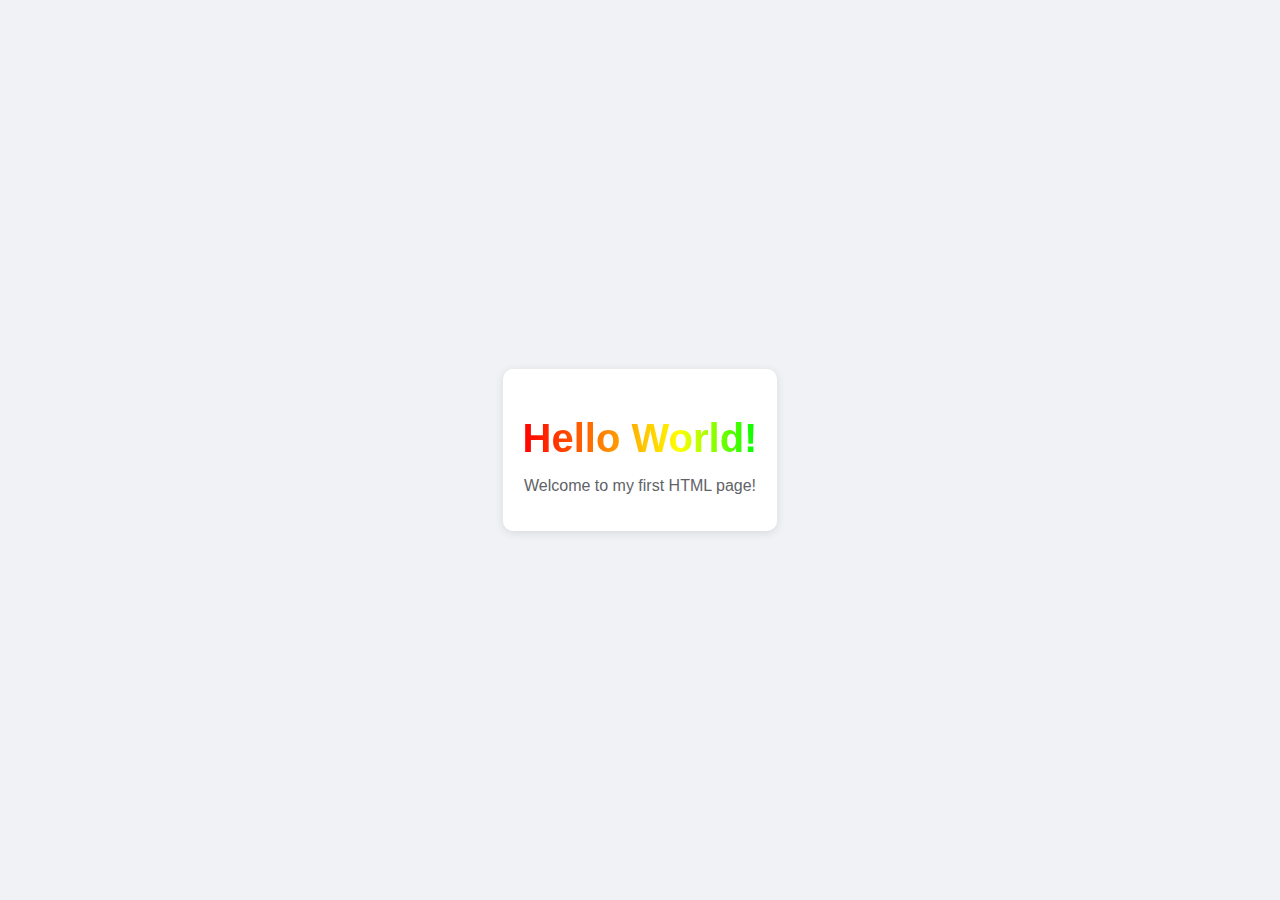
<file: index.html>
<!DOCTYPE html>
<html lang="en">
<head>
    <meta charset="UTF-8">
    <meta name="viewport" content="width=device-width, initial-scale=1.0">
    <title>Hello World</title>
    <style>
        body {
            font-family: Arial, sans-serif;
            display: flex;
            justify-content: center;
            align-items: center;
            height: 100vh;
            margin: 0;
            background-color: #f0f2f5;
        }
        .container {
            text-align: center;
            padding: 20px;
            background-color: white;
            border-radius: 10px;
            box-shadow: 0 2px 10px rgba(0,0,0,0.1);
        }
        h1 {
            background: linear-gradient(
                to right,
                #ff0000,
                #ff7f00,
                #ffff00,
                #00ff00,
                #0000ff,
                #4b0082,
                #8f00ff
            );
            -webkit-background-clip: text;
            background-clip: text;
            color: transparent;
            animation: rainbow-text 5s linear infinite;
            background-size: 200% auto;
            font-size: 2.5em;
            margin-bottom: 10px;
        }
        @keyframes rainbow-text {
            0% {
                background-position: 0% center;
            }
            100% {
                background-position: 200% center;
            }
        }
        p {
            color: #5f6368;
        }
    </style>
</head>
<body>
    <div class="container">
        <h1>Hello World!</h1>
        <p>Welcome to my first HTML page!</p>
    </div>
</body>
</html>
</file>
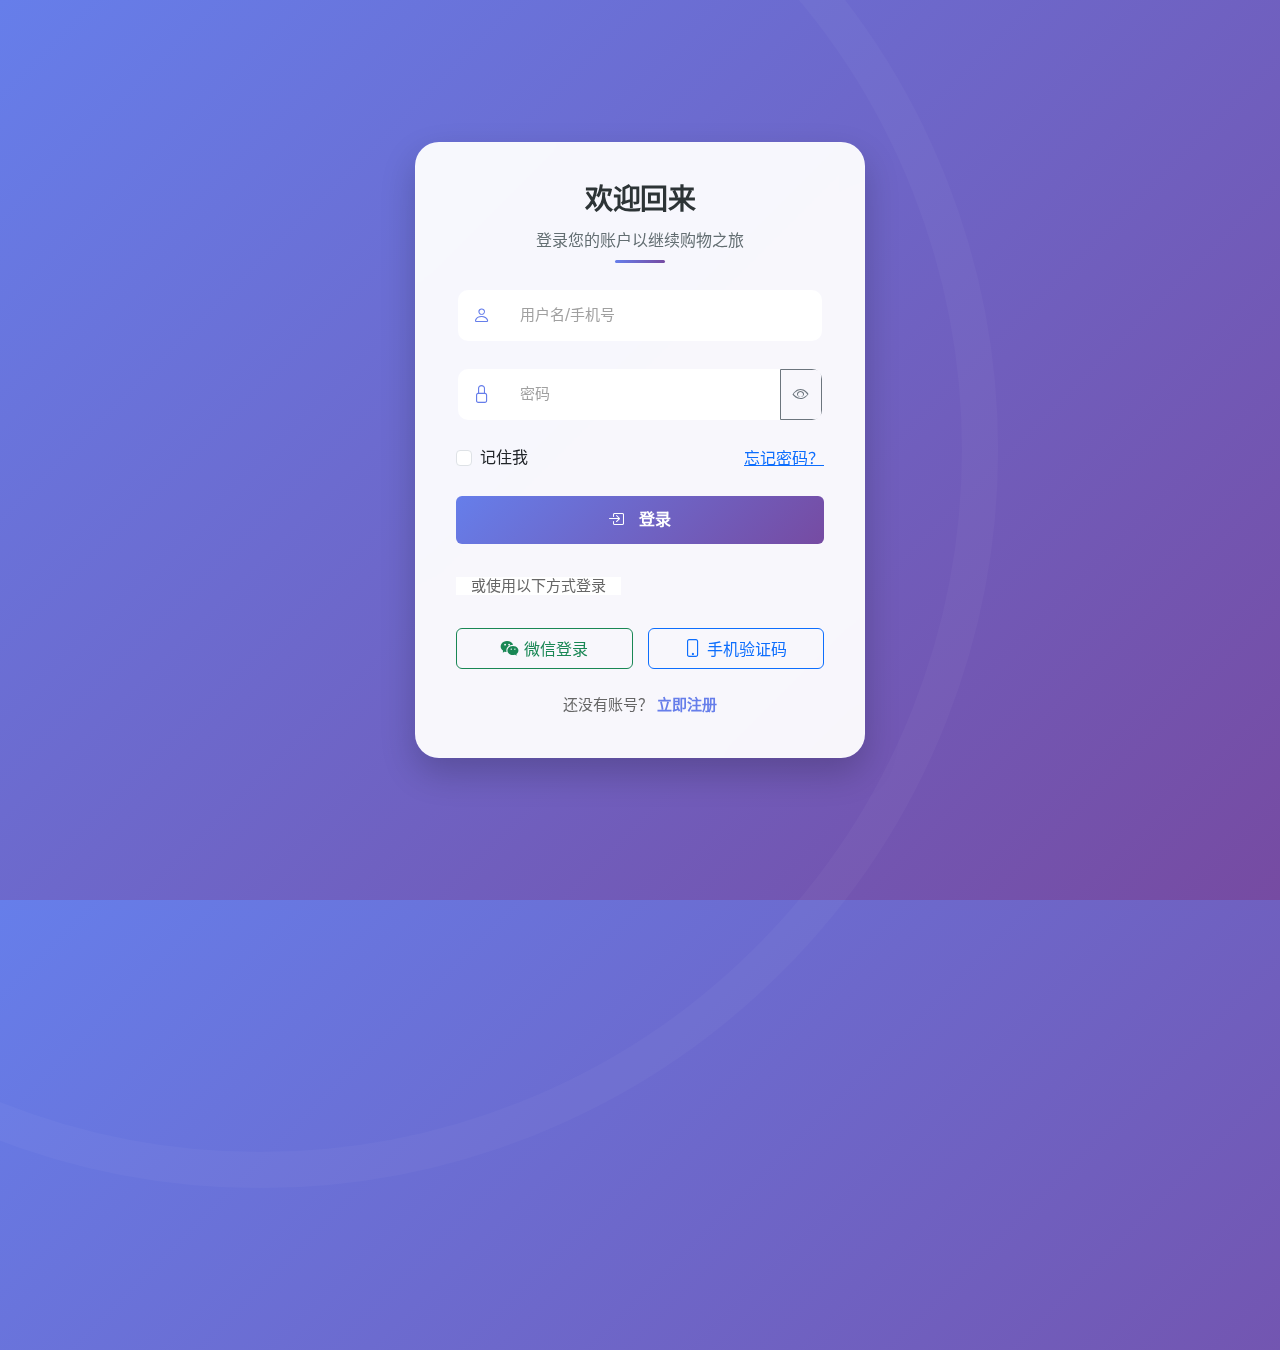
<file: secondhand-market/login.html>
<!DOCTYPE html>
<html lang="zh-CN">
<head>
    <meta charset="UTF-8">
    <meta name="viewport" content="width=device-width, initial-scale=1.0">
    <title>登录 - 二手交易平台</title>
    <link rel="stylesheet" href="styles.css">
    <link href="https://cdn.jsdelivr.net/npm/bootstrap@5.1.3/dist/css/bootstrap.min.css" rel="stylesheet">
    <link href="https://cdn.jsdelivr.net/npm/bootstrap-icons@1.7.2/font/bootstrap-icons.css" rel="stylesheet">
    <link href="https://fonts.googleapis.com/css2?family=Noto+Sans+SC:wght@400;500;700&display=swap" rel="stylesheet">
</head>
<body class="auth-page">
    <div class="auth-container">
        <div class="auth-box">
            <div class="auth-header">
                <h2>欢迎回来</h2>
                <p>登录您的账户以继续购物之旅</p>
            </div>
            <form class="auth-form" id="loginForm">
                <div class="form-group">
                    <div class="input-group">
                        <span class="input-group-text">
                            <i class="bi bi-person"></i>
                        </span>
                        <input type="text" class="form-control" id="username" placeholder="用户名/手机号" required>
                    </div>
                </div>
                <div class="form-group">
                    <div class="input-group">
                        <span class="input-group-text">
                            <i class="bi bi-lock"></i>
                        </span>
                        <input type="password" class="form-control" id="password" placeholder="密码" required>
                        <button type="button" class="btn btn-outline-secondary toggle-password" tabindex="-1">
                            <i class="bi bi-eye"></i>
                        </button>
                    </div>
                </div>
                <div class="form-group d-flex justify-content-between align-items-center">
                    <div class="form-check">
                        <input type="checkbox" class="form-check-input" id="rememberMe">
                        <label class="form-check-label" for="rememberMe">记住我</label>
                    </div>
                    <a href="#" class="forgot-password">忘记密码？</a>
                </div>
                <button type="submit" class="btn btn-primary w-100">
                    <i class="bi bi-box-arrow-in-right me-2"></i>
                    登录
                </button>
                <div class="divider">
                    <span>或使用以下方式登录</span>
                </div>
                <div class="social-login">
                    <button type="button" class="btn btn-outline-success social-btn">
                        <i class="bi bi-wechat"></i>
                        微信登录
                    </button>
                    <button type="button" class="btn btn-outline-primary social-btn">
                        <i class="bi bi-phone"></i>
                        手机验证码
                    </button>
                </div>
            </form>
            <div class="auth-footer">
                还没有账号？ <a href="register.html" class="register-link">立即注册</a>
            </div>
        </div>
    </div>

    <script src="https://cdn.jsdelivr.net/npm/bootstrap@5.1.3/dist/js/bootstrap.bundle.min.js"></script>
    <script src="auth.js"></script>
</body>
</html>
</file>
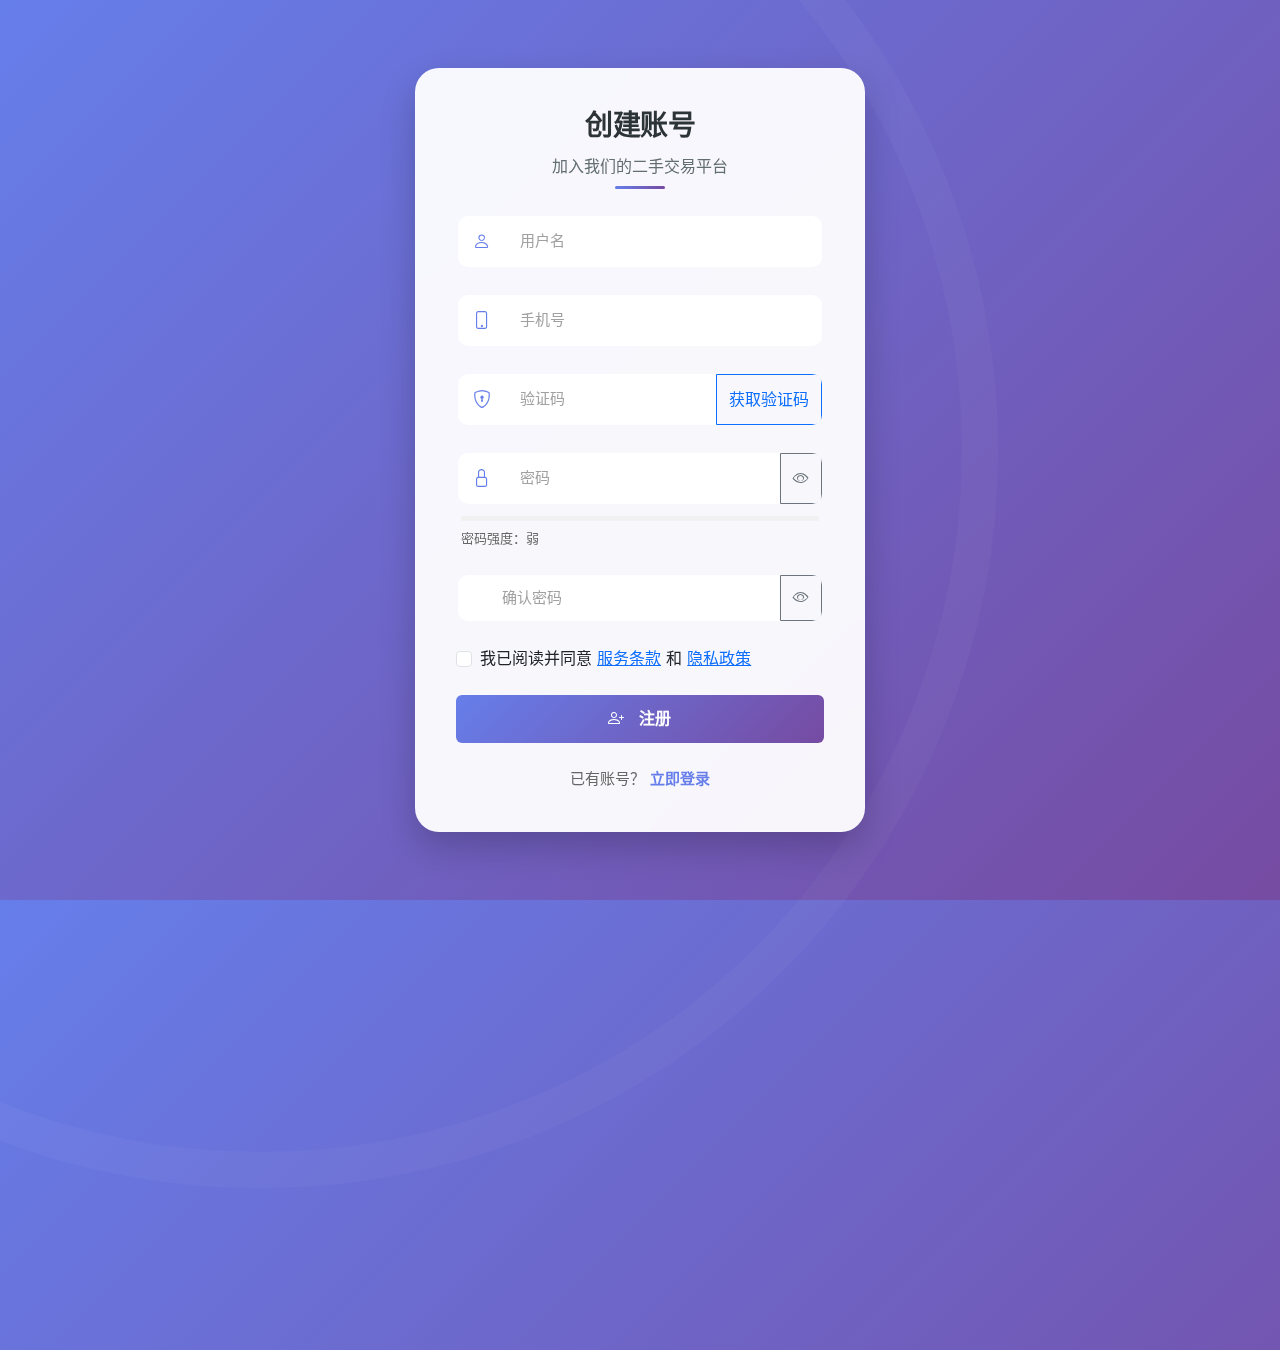
<file: secondhand-market/register.html>
<!DOCTYPE html>
<html lang="zh-CN">
<head>
    <meta charset="UTF-8">
    <meta name="viewport" content="width=device-width, initial-scale=1.0">
    <title>注册 - 二手交易平台</title>
    <link rel="stylesheet" href="styles.css">
    <link href="https://cdn.jsdelivr.net/npm/bootstrap@5.1.3/dist/css/bootstrap.min.css" rel="stylesheet">
    <link href="https://cdn.jsdelivr.net/npm/bootstrap-icons@1.7.2/font/bootstrap-icons.css" rel="stylesheet">
    <link href="https://fonts.googleapis.com/css2?family=Noto+Sans+SC:wght@400;500;700&display=swap" rel="stylesheet">
</head>
<body class="auth-page">
    <div class="auth-container">
        <div class="auth-box">
            <div class="auth-header">
                <h2>创建账号</h2>
                <p>加入我们的二手交易平台</p>
            </div>
            <form class="auth-form" id="registerForm">
                <div class="form-group">
                    <div class="input-group">
                        <span class="input-group-text">
                            <i class="bi bi-person"></i>
                        </span>
                        <input type="text" class="form-control" id="username" placeholder="用户名" required>
                    </div>
                </div>
                <div class="form-group">
                    <div class="input-group">
                        <span class="input-group-text">
                            <i class="bi bi-phone"></i>
                        </span>
                        <input type="tel" class="form-control" id="phone" placeholder="手机号" required>
                    </div>
                </div>
                <div class="form-group">
                    <div class="input-group">
                        <span class="input-group-text">
                            <i class="bi bi-shield-lock"></i>
                        </span>
                        <input type="text" class="form-control" id="verificationCode" placeholder="验证码" required>
                        <button type="button" class="btn btn-outline-primary" id="sendCode">
                            获取验证码
                        </button>
                    </div>
                </div>
                <div class="form-group">
                    <div class="input-group">
                        <span class="input-group-text">
                            <i class="bi bi-lock"></i>
                        </span>
                        <input type="password" class="form-control" id="password" placeholder="密码" required>
                        <button type="button" class="btn btn-outline-secondary toggle-password" tabindex="-1">
                            <i class="bi bi-eye"></i>
                        </button>
                    </div>
                    <div class="password-strength" id="passwordStrength">
                        <div class="strength-bar"></div>
                        <div class="strength-text">密码强度：弱</div>
                    </div>
                </div>
                <div class="form-group">
                    <div class="input-group">
                        <span class="input-group-text">
                            <i class="bi bi-lock-check"></i>
                        </span>
                        <input type="password" class="form-control" id="confirmPassword" placeholder="确认密码" required>
                        <button type="button" class="btn btn-outline-secondary toggle-password" tabindex="-1">
                            <i class="bi bi-eye"></i>
                        </button>
                    </div>
                </div>
                <div class="form-group">
                    <div class="form-check">
                        <input type="checkbox" class="form-check-input" id="agreeTerms" required>
                        <label class="form-check-label" for="agreeTerms">
                            我已阅读并同意 <a href="#" class="terms-link">服务条款</a> 和 <a href="#" class="privacy-link">隐私政策</a>
                        </label>
                    </div>
                </div>
                <button type="submit" class="btn btn-primary w-100">
                    <i class="bi bi-person-plus me-2"></i>
                    注册
                </button>
            </form>
            <div class="auth-footer">
                已有账号？ <a href="login.html" class="login-link">立即登录</a>
            </div>
        </div>
    </div>

    <script src="https://cdn.jsdelivr.net/npm/bootstrap@5.1.3/dist/js/bootstrap.bundle.min.js"></script>
    <script src="auth.js"></script>
</body>
</html>
</file>
<file: secondhand-market/styles.css>
/* 全局样式 */
body {
    font-family: -apple-system, BlinkMacSystemFont, "Segoe UI", Roboto, "Helvetica Neue", Arial, sans-serif;
    color: #333;
}

/* 导航栏样式 */
.navbar {
    box-shadow: 0 2px 4px rgba(0,0,0,0.1);
}

.navbar-brand {
    font-size: 1.5rem;
    font-weight: bold;
    color: #1a73e8;
}

/* 分类卡片样式 */
.category-card {
    background: white;
    border-radius: 8px;
    padding: 20px;
    text-align: center;
    box-shadow: 0 2px 4px rgba(0,0,0,0.1);
    transition: transform 0.2s;
    cursor: pointer;
}

.category-card:hover {
    transform: translateY(-5px);
}

.category-icon {
    font-size: 2.5rem;
    margin-bottom: 10px;
}

.category-card h3 {
    margin: 0;
    font-size: 1rem;
    color: #333;
}

/* 商品卡片样式 */
.product-card {
    background: white;
    border-radius: 12px;
    overflow: hidden;
    box-shadow: 0 2px 4px rgba(0,0,0,0.1);
    transition: all 0.3s ease;
    cursor: pointer;
}

.product-card:hover {
    transform: translateY(-5px);
    box-shadow: 0 4px 8px rgba(0,0,0,0.2);
}

.product-image {
    position: relative;
    height: 200px;
    overflow: hidden;
    background-color: #f8f9fa;
}

.product-image img {
    width: 100%;
    height: 100%;
    object-fit: cover;
    transition: transform 0.3s ease;
}

.product-card:hover .product-image img {
    transform: scale(1.05);
}

.product-tag {
    position: absolute;
    top: 10px;
    right: 10px;
    background-color: rgba(255, 255, 255, 0.9);
    color: #1a73e8;
    padding: 4px 8px;
    border-radius: 4px;
    font-size: 0.8rem;
    font-weight: bold;
}

.product-info {
    padding: 15px;
}

.product-info h3 {
    margin: 0 0 10px 0;
    font-size: 1rem;
    font-weight: 500;
    color: #333;
    white-space: nowrap;
    overflow: hidden;
    text-overflow: ellipsis;
}

.price {
    color: #f44336;
    font-size: 1.2rem;
    font-weight: bold;
    margin: 0;
}

.description {
    color: #666;
    font-size: 0.9rem;
    margin: 5px 0 0 0;
    white-space: nowrap;
    overflow: hidden;
    text-overflow: ellipsis;
}

/* 轮播图占位符 */
.banner-placeholder {
    height: 300px;
    background-color: #f8f9fa;
    border-radius: 8px;
}

/* 轮播图样式 */
.carousel {
    border-radius: 12px;
    overflow: hidden;
    box-shadow: 0 4px 6px rgba(0,0,0,0.1);
}

.banner-placeholder {
    height: 400px;
    transition: transform 0.3s ease-in-out;
}

.banner-content {
    padding: 20px;
}

.banner-content h2 {
    font-size: 2.5rem;
    font-weight: bold;
    margin-bottom: 1rem;
    text-shadow: 2px 2px 4px rgba(0,0,0,0.2);
}

.banner-content p {
    font-size: 1.2rem;
    margin-bottom: 1.5rem;
    text-shadow: 1px 1px 2px rgba(0,0,0,0.2);
}

.carousel-indicators {
    margin-bottom: 1rem;
}

.carousel-indicators button {
    width: 10px;
    height: 10px;
    border-radius: 50%;
    margin: 0 5px;
}

.carousel-control-prev,
.carousel-control-next {
    width: 5%;
    opacity: 0;
    transition: opacity 0.3s;
}

.carousel:hover .carousel-control-prev,
.carousel:hover .carousel-control-next {
    opacity: 0.8;
}

/* 章节标题 */
.section-title {
    font-size: 1.5rem;
    font-weight: bold;
    margin-bottom: 1.5rem;
    color: #333;
}

/* 底部样式 */
footer {
    border-top: 1px solid #dee2e6;
}

footer h5 {
    font-size: 1.1rem;
    margin-bottom: 1rem;
    color: #333;
}

footer a {
    color: #666;
    text-decoration: none;
}

footer a:hover {
    color: #1a73e8;
    text-decoration: none;
}

/* 页脚样式 */
.footer {
    background: linear-gradient(135deg, #2d3436 0%, #1a1a1a 100%);
    color: #fff;
    padding: 60px 0 30px;
    margin-top: 60px;
}

.footer-content {
    display: grid;
    grid-template-columns: repeat(4, 1fr);
    gap: 40px;
    margin-bottom: 40px;
}

.footer-section h3 {
    color: #fff;
    font-size: 18px;
    font-weight: 600;
    margin-bottom: 20px;
    position: relative;
    padding-bottom: 10px;
}

.footer-section h3::after {
    content: '';
    position: absolute;
    left: 0;
    bottom: 0;
    width: 30px;
    height: 2px;
    background: linear-gradient(90deg, #00b894, #00cec9);
}

.footer-section ul {
    list-style: none;
    padding: 0;
    margin: 0;
}

.footer-section ul li {
    margin-bottom: 12px;
}

.footer-section ul li a {
    color: #b2bec3;
    text-decoration: none;
    transition: all 0.3s ease;
    display: inline-flex;
    align-items: center;
}

.footer-section ul li a:hover {
    color: #fff;
    transform: translateX(5px);
}

.footer-section ul li a i {
    margin-right: 8px;
    font-size: 14px;
}

.footer-section p {
    color: #b2bec3;
    line-height: 1.6;
    margin-bottom: 15px;
}

.footer-contact {
    display: flex;
    align-items: center;
    margin-bottom: 12px;
    color: #b2bec3;
}

.footer-contact i {
    margin-right: 10px;
    color: #00b894;
}

.footer-social {
    display: flex;
    gap: 15px;
    margin-top: 20px;
}

.footer-social a {
    width: 36px;
    height: 36px;
    border-radius: 50%;
    background: rgba(255,255,255,0.1);
    display: flex;
    align-items: center;
    justify-content: center;
    color: #fff;
    text-decoration: none;
    transition: all 0.3s ease;
}

.footer-social a:hover {
    background: #00b894;
    transform: translateY(-3px);
}

.footer-bottom {
    text-align: center;
    padding-top: 30px;
    border-top: 1px solid rgba(255,255,255,0.1);
    color: #b2bec3;
    font-size: 14px;
}

.footer-bottom a {
    color: #00b894;
    text-decoration: none;
    transition: color 0.3s ease;
}

.footer-bottom a:hover {
    color: #00cec9;
}

/* 响应式调整 */
@media (max-width: 992px) {
    .footer-content {
        grid-template-columns: repeat(2, 1fr);
        gap: 30px;
    }
}

@media (max-width: 576px) {
    .footer-content {
        grid-template-columns: 1fr;
        gap: 30px;
    }

    .footer {
        padding: 40px 0 20px;
    }
}

/* 响应式调整 */
@media (max-width: 768px) {
    .banner-placeholder {
        height: 300px;
    }
    
    .product-image {
        height: 150px;
    }

    .product-info h3 {
        font-size: 0.9rem;
    }
    
    .price {
        font-size: 1rem;
    }
    
    .description {
        font-size: 0.8rem;
    }
}

@media (max-width: 576px) {
    .banner-placeholder {
        height: 250px;
    }

    .banner-content h2 {
        font-size: 1.5rem;
    }
}

/* 商品详情页样式 */
.product-detail {
    padding-top: 20px;
}

.product-gallery {
    background: white;
    padding: 20px;
    border-radius: 12px;
    box-shadow: 0 2px 4px rgba(0,0,0,0.1);
}

.main-image {
    width: 100%;
    height: 400px;
    display: flex;
    align-items: center;
    justify-content: center;
    overflow: hidden;
    border-radius: 8px;
}

.main-image img {
    width: 100%;
    height: 100%;
    object-fit: contain;
}

.thumbnail-list {
    padding: 10px 0;
}

.thumbnail {
    cursor: pointer;
    border-radius: 4px;
    border: 2px solid transparent;
    transition: all 0.2s;
}

.thumbnail:hover {
    transform: translateY(-2px);
}

.thumbnail.active {
    border-color: #1a73e8;
}

.product-info-detail {
    background: white;
    padding: 25px;
    border-radius: 12px;
    box-shadow: 0 2px 4px rgba(0,0,0,0.1);
}

.product-info-detail h1 {
    font-size: 1.8rem;
    font-weight: bold;
    color: #333;
    margin-bottom: 15px;
}

.condition-tag {
    background-color: #1a73e8;
    color: white;
    padding: 4px 12px;
    border-radius: 20px;
    font-size: 0.9rem;
}

.views-count {
    color: #666;
    font-size: 0.9rem;
}

.price-box {
    background-color: #f8f9fa;
    padding: 15px;
    border-radius: 8px;
    margin: 20px 0;
}

.price-label {
    color: #666;
    font-size: 0.9rem;
    margin-right: 10px;
}

.current-price .price-value {
    color: #f44336;
    font-size: 2rem;
    font-weight: bold;
}

.original-price .price-value {
    color: #999;
    text-decoration: line-through;
}

.product-attributes h3,
.seller-info h3 {
    font-size: 1.2rem;
    margin-bottom: 15px;
    color: #333;
}

.seller-profile {
    background-color: #f8f9fa;
    padding: 15px;
    border-radius: 8px;
}

.seller-name {
    font-weight: 500;
    color: #333;
}

.seller-rating {
    font-size: 0.9rem;
}

.rating-count {
    color: #666;
}

.action-buttons {
    margin-top: 30px;
}

.action-buttons .btn {
    padding: 12px 30px;
}

.product-tabs {
    margin-top: 40px;
}

.nav-tabs .nav-link {
    color: #666;
    font-weight: 500;
    padding: 12px 24px;
}

.nav-tabs .nav-link.active {
    color: #1a73e8;
    font-weight: bold;
}

.tab-content {
    background: white;
    padding: 30px;
    border-radius: 0 0 12px 12px;
    box-shadow: 0 2px 4px rgba(0,0,0,0.1);
}

.spec-label {
    color: #666;
    width: 120px;
}

.spec-value {
    color: #333;
    font-weight: 500;
}

/* 搜索栏样式 */
.search-container {
    background: linear-gradient(135deg, #f8f9fa 0%, #e9ecef 100%);
    padding: 30px 0;
    margin-bottom: 30px;
    box-shadow: 0 2px 15px rgba(0,0,0,0.05);
}

.search-box {
    position: relative;
    margin-bottom: 15px;
}

.search-input {
    height: 50px;
    border-radius: 25px;
    padding-left: 25px;
    padding-right: 60px;
    border: 2px solid #e9ecef;
    transition: all 0.3s cubic-bezier(0.4, 0, 0.2, 1);
    font-size: 16px;
}

.search-input:focus {
    border-color: #007bff;
    box-shadow: 0 0 0 0.2rem rgba(0,123,255,0.15);
}

.search-button {
    position: absolute;
    right: 5px;
    top: 5px;
    height: 40px;
    width: 40px;
    border: none;
    border-radius: 20px;
    background: #007bff;
    color: white;
    cursor: pointer;
    transition: all 0.3s ease;
}

.search-button:hover {
    background: #0056b3;
    transform: scale(1.05);
}

.search-tags {
    display: flex;
    gap: 10px;
    flex-wrap: wrap;
    justify-content: center;
}

.tag {
    padding: 6px 15px;
    background: white;
    border-radius: 15px;
    font-size: 14px;
    color: #6c757d;
    cursor: pointer;
    transition: all 0.3s ease;
    border: 1px solid #dee2e6;
    animation: fadeIn 0.5s ease-out;
}

.tag:hover {
    background: #007bff;
    color: white;
    border-color: #007bff;
    transform: translateY(-2px);
}

/* 搜索动画效果 */
.search-focus {
    transform: scale(1.02);
}

.search-match {
    animation: highlight 1s ease;
}

@keyframes highlight {
    0% {
        transform: scale(1);
        box-shadow: 0 0 0 0 rgba(0,123,255,0.4);
    }
    50% {
        transform: scale(1.03);
        box-shadow: 0 0 0 10px rgba(0,123,255,0);
    }
    100% {
        transform: scale(1);
        box-shadow: 0 0 0 0 rgba(0,123,255,0);
    }
}

/* 搜索框过渡动画 */
.search-box {
    transition: all 0.3s cubic-bezier(0.4, 0, 0.2, 1);
}

/* 标签动画 */
@keyframes fadeIn {
    from {
        opacity: 0;
        transform: translateY(10px);
    }
    to {
        opacity: 1;
        transform: translateY(0);
    }
}

/* 添加响应式适配 */
@media (max-width: 768px) {
    .search-container {
        padding: 20px 0;
    }
    
    .search-input {
        height: 45px;
        font-size: 14px;
    }
    
    .search-button {
        height: 35px;
        width: 35px;
    }
    
    .tag {
        padding: 5px 12px;
        font-size: 13px;
    }
}

/* 响应式调整 */
@media (max-width: 768px) {
    .main-image {
        height: 300px;
    }
    
    .product-info-detail {
        margin-top: 20px;
    }
    
    .product-info-detail h1 {
        font-size: 1.5rem;
    }
    
    .current-price .price-value {
        font-size: 1.5rem;
    }
}

/* 登录和注册页面美化 */
.auth-page {
    min-height: 100vh;
    background: linear-gradient(135deg, #667eea 0%, #764ba2 100%);
    display: flex;
    align-items: center;
    justify-content: center;
    padding: 20px;
    position: relative;
    overflow: hidden;
}

.auth-page::before {
    content: '';
    position: absolute;
    width: 200%;
    height: 200%;
    background: url('data:image/svg+xml,<svg xmlns="http://www.w3.org/2000/svg" viewBox="0 0 100 100"><circle cx="50" cy="50" r="40" fill="none" stroke="rgba(255,255,255,0.1)" stroke-width="2"/></svg>') repeat;
    animation: rotate 60s linear infinite;
    opacity: 0.3;
}

@keyframes rotate {
    from { transform: rotate(0deg); }
    to { transform: rotate(360deg); }
}

.auth-container {
    width: 100%;
    max-width: 450px;
    perspective: 1000px;
}

.auth-box {
    background: rgba(255, 255, 255, 0.95);
    border-radius: 24px;
    box-shadow: 0 15px 35px rgba(0,0,0,0.2);
    padding: 40px;
    animation: fadeInUp 0.6s ease-out;
    position: relative;
    backdrop-filter: blur(10px);
    border: 1px solid rgba(255, 255, 255, 0.2);
    transform-style: preserve-3d;
    transition: transform 0.3s ease;
}

.auth-box:hover {
    transform: translateY(-5px) rotateX(2deg);
}

.auth-header {
    text-align: center;
    margin-bottom: 35px;
    position: relative;
}

.auth-header::after {
    content: '';
    position: absolute;
    bottom: -10px;
    left: 50%;
    transform: translateX(-50%);
    width: 50px;
    height: 3px;
    background: linear-gradient(90deg, #667eea, #764ba2);
    border-radius: 2px;
}

.auth-header h2 {
    color: #2d3436;
    margin-bottom: 12px;
    font-weight: 700;
    font-size: 28px;
    letter-spacing: -0.5px;
}

.auth-header p {
    color: #636e72;
    margin-bottom: 0;
    font-size: 16px;
}

.auth-form .form-group {
    margin-bottom: 24px;
    position: relative;
}

.auth-form .input-group {
    border-radius: 12px;
    overflow: hidden;
    transition: all 0.3s ease;
    border: 2px solid transparent;
}

.auth-form .input-group:focus-within {
    border-color: #667eea;
    box-shadow: 0 5px 15px rgba(102,126,234,0.1);
}

.auth-form .input-group-text {
    background: white;
    border: none;
    color: #667eea;
    font-size: 18px;
    padding: 12px 15px;
}

.auth-form .form-control {
    border: none;
    padding: 12px 15px;
    font-size: 15px;
    background: white;
}

.auth-form .form-control::placeholder {
    color: #a0a0a0;
}

.auth-form .btn-primary {
    background: linear-gradient(135deg, #667eea 0%, #764ba2 100%);
    border: none;
    padding: 12px 20px;
    font-size: 16px;
    font-weight: 600;
    letter-spacing: 0.5px;
    transition: all 0.3s ease;
}

.auth-form .btn-primary:hover {
    transform: translateY(-2px);
    box-shadow: 0 5px 15px rgba(102,126,234,0.4);
}

.social-login {
    display: grid;
    grid-template-columns: 1fr 1fr;
    gap: 15px;
    margin: 25px 0;
}

.social-btn {
    padding: 12px 20px;
    border-radius: 12px;
    font-size: 15px;
    font-weight: 500;
    transition: all 0.3s ease;
    display: flex;
    align-items: center;
    justify-content: center;
    gap: 8px;
}

.social-btn:hover {
    transform: translateY(-2px);
    box-shadow: 0 5px 15px rgba(0,0,0,0.1);
}

.social-btn i {
    font-size: 18px;
}

.divider {
    margin: 30px 0;
}

.divider span {
    background: rgba(255, 255, 255, 0.95);
    padding: 0 15px;
    font-size: 15px;
    color: #666;
}

.auth-footer {
    text-align: center;
    margin-top: 25px;
    color: #666;
    font-size: 15px;
}

.auth-footer a {
    color: #667eea;
    font-weight: 600;
    text-decoration: none;
    transition: all 0.3s ease;
}

.auth-footer a:hover {
    color: #764ba2;
    text-decoration: none;
}

/* 密码强度指示器美化 */
.password-strength {
    margin-top: 10px;
    padding: 0 5px;
}

.strength-bar {
    height: 5px;
    background: #f1f1f1;
    border-radius: 3px;
    margin-bottom: 8px;
    overflow: hidden;
    position: relative;
}

.strength-bar::before {
    content: "";
    position: absolute;
    left: 0;
    top: 0;
    height: 100%;
    border-radius: 3px;
    transition: all 0.4s cubic-bezier(0.4, 0, 0.2, 1);
}

.strength-text {
    color: #666;
    font-size: 13px;
    font-weight: 500;
}

/* Toast美化 */
.toast {
    position: fixed;
    top: 20px;
    right: 20px;
    padding: 15px 25px;
    border-radius: 12px;
    color: white;
    font-size: 15px;
    font-weight: 500;
    z-index: 1000;
    opacity: 0;
    transform: translateY(-20px);
    transition: all 0.3s cubic-bezier(0.4, 0, 0.2, 1);
    box-shadow: 0 5px 15px rgba(0,0,0,0.2);
}

.toast.show {
    opacity: 1;
    transform: translateY(0);
}

.toast-success {
    background: linear-gradient(135deg, #00b894 0%, #00cec9 100%);
}

.toast-error {
    background: linear-gradient(135deg, #ff7675 0%, #d63031 100%);
}

.toast-info {
    background: linear-gradient(135deg, #0984e3 0%, #00a8ff 100%);
}

/* 响应式优化 */
@media (max-width: 576px) {
    .auth-box {
        padding: 30px 20px;
        margin: 0 15px;
    }

    .auth-header h2 {
        font-size: 24px;
    }

    .social-login {
        grid-template-columns: 1fr;
    }

    .social-btn {
        padding: 10px 15px;
    }
}

@keyframes fadeInUp {
    from {
        opacity: 0;
        transform: translateY(20px);
    }
    to {
        opacity: 1;
        transform: translateY(0);
    }
}
</file>
